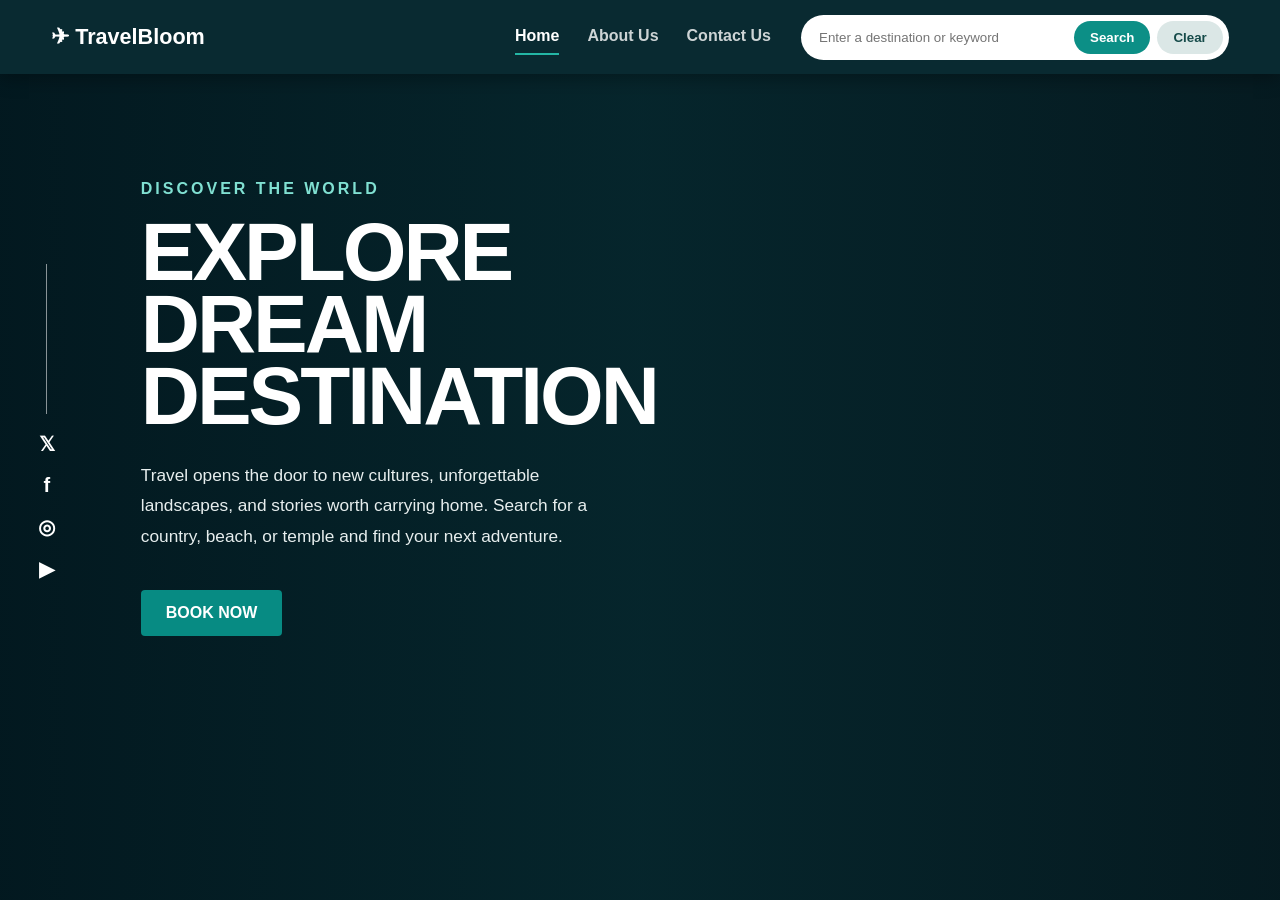
<file: index.html>
<!DOCTYPE html>
<html lang="en">
<head>
  <meta charset="UTF-8">
  <meta name="viewport" content="width=device-width, initial-scale=1.0">
  <meta name="description" content="TravelBloom - discover beaches, temples, countries, and cultural destinations around the world.">
  <title>TravelBloom | Explore Dream Destinations</title>
  <link rel="stylesheet" href="style.css">
</head>
<body>
  <header class="navbar">
    <a class="brand" href="index.html">✈ TravelBloom</a>
    <nav aria-label="Main navigation">
      <a class="active" href="index.html">Home</a>
      <a href="about.html">About Us</a>
      <a href="contact.html">Contact Us</a>
    </nav>
    <div class="search-box">
      <input id="searchInput" type="search" placeholder="Enter a destination or keyword" aria-label="Search destinations">
      <button id="searchBtn" type="button">Search</button>
      <button id="clearBtn" class="secondary" type="button">Clear</button>
    </div>
  </header>

  <main class="hero">
    <div class="overlay"></div>
    <aside class="socials" aria-label="Social media">
      <span class="line"></span>
      <a href="#" aria-label="Twitter">𝕏</a>
      <a href="#" aria-label="Facebook">f</a>
      <a href="#" aria-label="Instagram">◎</a>
      <a href="#" aria-label="YouTube">▶</a>
    </aside>

    <section class="hero-copy">
      <p class="eyebrow">Discover the world</p>
      <h1>EXPLORE<br>DREAM<br>DESTINATION</h1>
      <p class="intro">Travel opens the door to new cultures, unforgettable landscapes, and stories worth carrying home. Search for a country, beach, or temple and find your next adventure.</p>
      <a class="cta" href="#recommendations">BOOK NOW</a>
    </section>

    <section id="recommendations" class="results-panel" aria-live="polite">
      <div id="results"></div>
    </section>
  </main>

  <script src="script.js"></script>
</body>
</html>
</file>
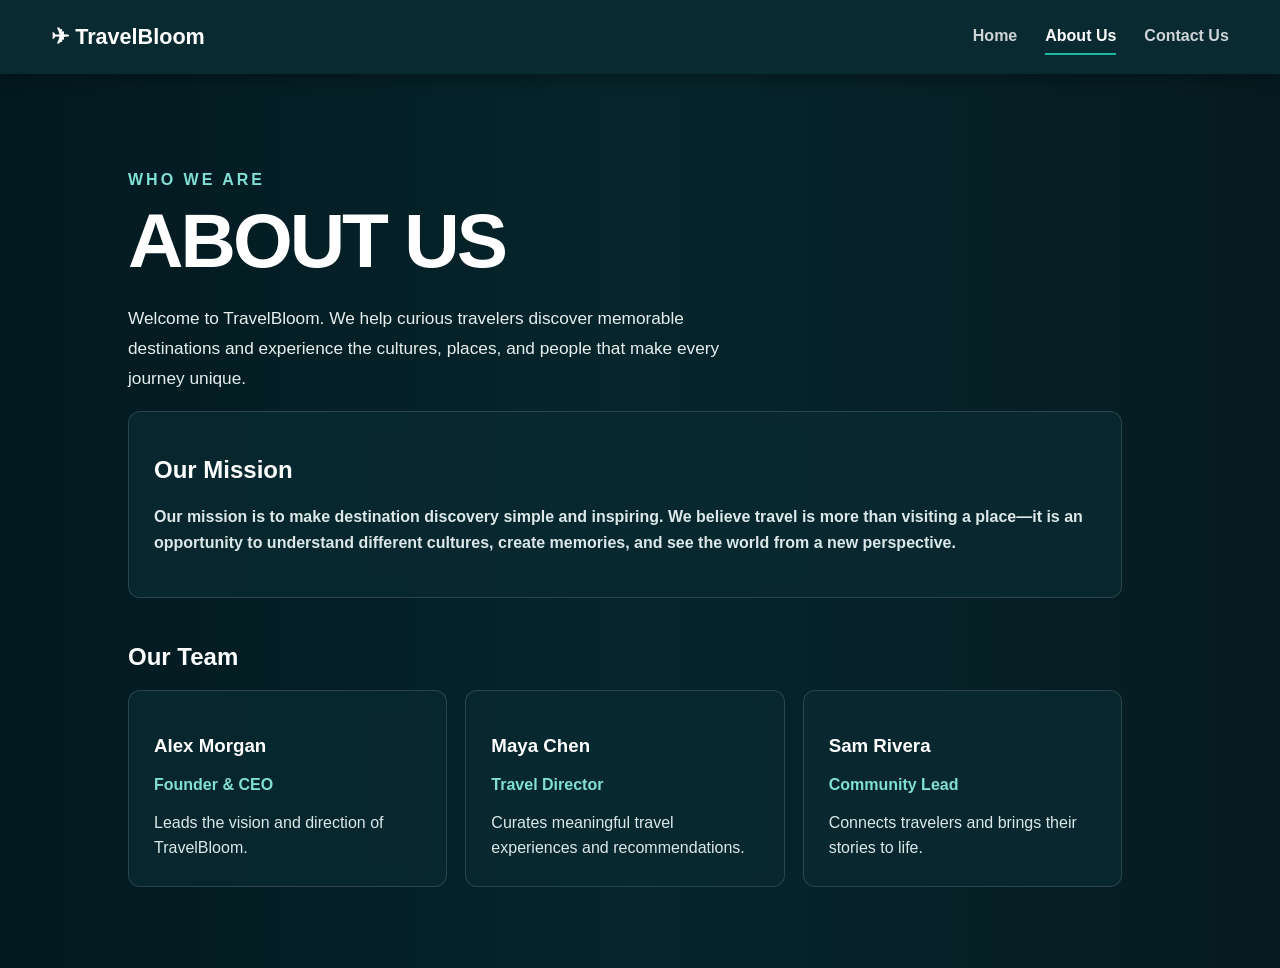
<file: about.html>
<!DOCTYPE html>
<html lang="en">
<head>
  <meta charset="UTF-8">
  <meta name="viewport" content="width=device-width, initial-scale=1.0">
  <title>About Us | TravelBloom</title>
  <link rel="stylesheet" href="style.css">
</head>
<body>
  <header class="navbar">
    <a class="brand" href="index.html">✈ TravelBloom</a>
    <nav aria-label="Main navigation">
      <a href="index.html">Home</a>
      <a class="active" href="about.html">About Us</a>
      <a href="contact.html">Contact Us</a>
    </nav>
  </header>
  <main class="inner-page">
    <div class="overlay"></div>
    <section class="page-content">
      <p class="eyebrow">Who we are</p>
      <h1>ABOUT US</h1>
      <p class="large-copy">Welcome to TravelBloom. We help curious travelers discover memorable destinations and experience the cultures, places, and people that make every journey unique.</p>
      <div class="glass-card">
        <h2>Our Mission</h2>
        <p>Our mission is to make destination discovery simple and inspiring. We believe travel is more than visiting a place—it is an opportunity to understand different cultures, create memories, and see the world from a new perspective.</p>
      </div>
      <h2 class="section-title">Our Team</h2>
      <div class="team-grid">
        <article class="glass-card"><h3>Alex Morgan</h3><p>Founder & CEO</p><span>Leads the vision and direction of TravelBloom.</span></article>
        <article class="glass-card"><h3>Maya Chen</h3><p>Travel Director</p><span>Curates meaningful travel experiences and recommendations.</span></article>
        <article class="glass-card"><h3>Sam Rivera</h3><p>Community Lead</p><span>Connects travelers and brings their stories to life.</span></article>
      </div>
    </section>
  </main>
</body>
</html>
</file>
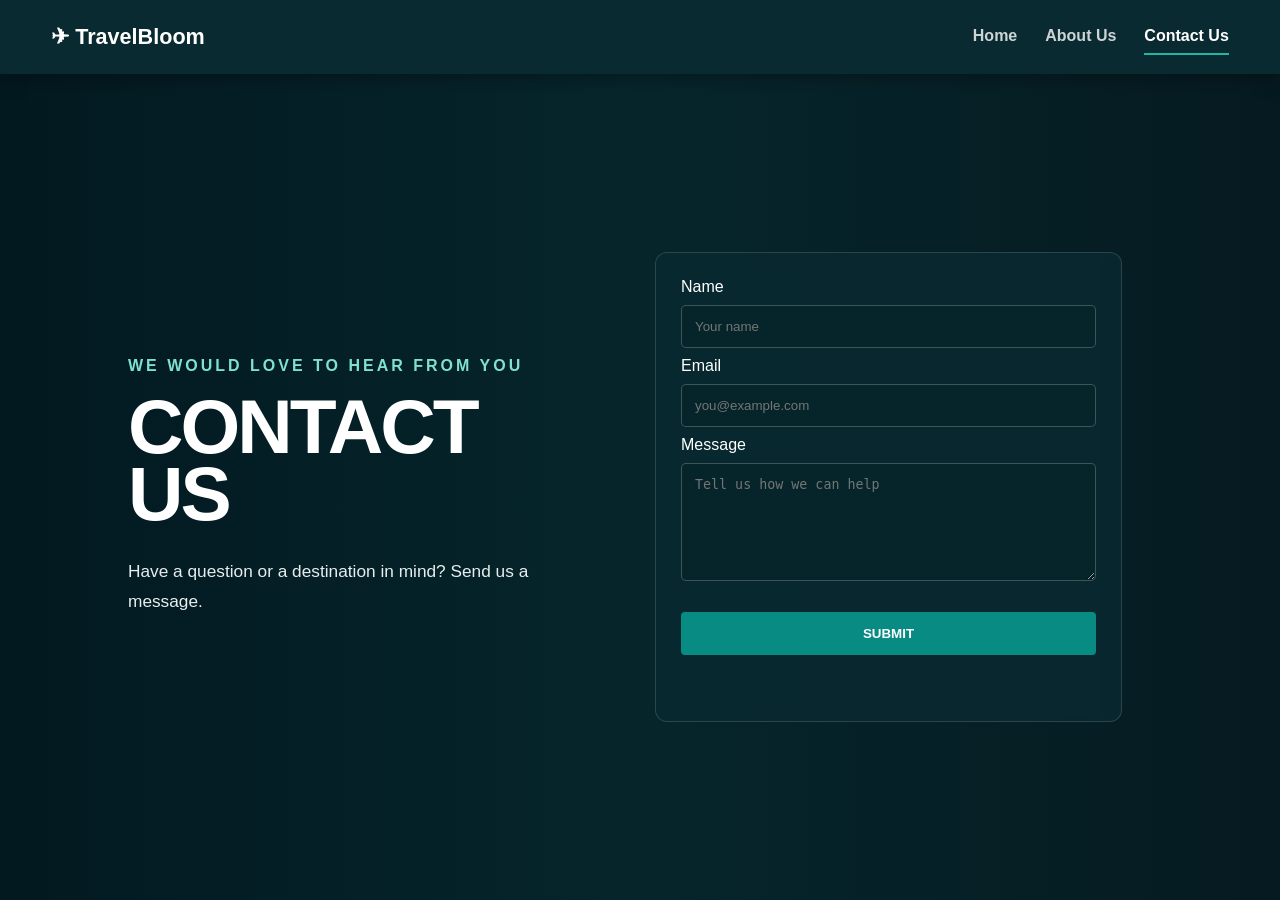
<file: contact.html>
<!DOCTYPE html>
<html lang="en">
<head>
  <meta charset="UTF-8">
  <meta name="viewport" content="width=device-width, initial-scale=1.0">
  <title>Contact Us | TravelBloom</title>
  <link rel="stylesheet" href="style.css">
</head>
<body>
  <header class="navbar">
    <a class="brand" href="index.html">✈ TravelBloom</a>
    <nav aria-label="Main navigation">
      <a href="index.html">Home</a>
      <a href="about.html">About Us</a>
      <a class="active" href="contact.html">Contact Us</a>
    </nav>
  </header>
  <main class="inner-page">
    <div class="overlay"></div>
    <section class="contact-layout">
      <div>
        <p class="eyebrow">We would love to hear from you</p>
        <h1>CONTACT US</h1>
        <p class="large-copy">Have a question or a destination in mind? Send us a message.</p>
      </div>
      <form id="contactForm" class="contact-form">
        <label for="name">Name</label>
        <input id="name" name="name" required placeholder="Your name">
        <label for="email">Email</label>
        <input id="email" name="email" type="email" required placeholder="you@example.com">
        <label for="message">Message</label>
        <textarea id="message" name="message" rows="6" required placeholder="Tell us how we can help"></textarea>
        <button class="cta" type="submit">SUBMIT</button>
        <p id="formMessage" class="form-message" aria-live="polite"></p>
      </form>
    </section>
  </main>
  <script>
    document.getElementById("contactForm").addEventListener("submit", function (event) {
      event.preventDefault();
      document.getElementById("formMessage").textContent = "Thanks! Your message has been received.";
      this.reset();
    });
  </script>
</body>
</html>
</file>
<file: style.css>
*{box-sizing:border-box}html{scroll-behavior:smooth}body{margin:0;font-family:Arial,Helvetica,sans-serif;background:#071f25;color:#fff}a{color:inherit;text-decoration:none}.navbar{min-height:74px;padding:12px 4%;display:flex;align-items:center;gap:30px;background:#092a31;position:relative;z-index:20;box-shadow:0 4px 18px #0005}.brand{font-size:1.35rem;font-weight:800;margin-right:auto}.navbar nav{display:flex;gap:28px;font-weight:700}.navbar nav a{opacity:.8;padding:8px 0}.navbar nav a:hover,.navbar nav .active{opacity:1;border-bottom:2px solid #24b6a5}.search-box{display:flex;gap:7px;background:#fff;border-radius:28px;padding:6px}.search-box input{width:260px;border:0;outline:0;padding:7px 12px;border-radius:20px;color:#123}.search-box button,.visit-btn{border:0;border-radius:20px;background:#0c8f86;color:#fff;padding:9px 16px;cursor:pointer;font-weight:700}.search-box .secondary{background:#dbe7e6;color:#164b4a}.hero,.inner-page{position:relative;min-height:calc(100vh - 74px);background-image:url('https://images.unsplash.com/photo-1500530855697-b586d89ba3ee?auto=format&fit=crop&w=1800&q=85');background-size:cover;background-position:center}.overlay{position:absolute;inset:0;background:linear-gradient(90deg,rgba(2,24,31,.9),rgba(4,45,52,.45),rgba(2,18,24,.35))}.hero-copy{position:relative;z-index:2;width:min(610px,78%);padding:10vh 0 80px 11%}.eyebrow{text-transform:uppercase;letter-spacing:3px;color:#80e0d2;font-weight:700}.hero h1,.page-content h1,.contact-layout h1{font-size:clamp(3rem,6.4vw,6.5rem);line-height:.88;margin:18px 0 28px;letter-spacing:-3px}.intro,.large-copy{font-size:1.08rem;line-height:1.75;color:#e7eeee;max-width:650px}.cta{display:inline-block;margin-top:22px;border:0;border-radius:4px;background:#078b83;color:#fff;padding:14px 25px;font-weight:800;cursor:pointer}.socials{position:absolute;z-index:3;left:3%;top:23%;display:flex;flex-direction:column;align-items:center;gap:18px}.socials .line{height:150px;width:1px;background:#fff8}.socials a{font-weight:800;font-size:1.25rem}.results-panel{position:absolute;z-index:5;right:4%;top:35px;width:min(430px,36vw);max-height:calc(100vh - 120px);overflow:auto}.recommendation-card{background:#fff;color:#1c2b30;border-radius:9px;overflow:hidden;margin-bottom:18px;box-shadow:0 10px 30px #0005}.recommendation-card img{display:block;width:100%;height:210px;object-fit:cover}.card-body{padding:18px}.card-body h2{margin:0 0 8px;font-size:1.3rem}.card-body p{margin:0 0 15px;line-height:1.5;color:#536166}.status{background:#fff;color:#233;padding:18px;border-radius:8px;box-shadow:0 10px 30px #0004}.status.error{color:#8a2020}.page-content,.contact-layout{position:relative;z-index:2;padding:9vh 10%;max-width:1250px}.page-content h1,.contact-layout h1{font-size:clamp(3rem,6vw,5.5rem)}.glass-card,.contact-form{background:#092a31cc;border:1px solid #ffffff24;backdrop-filter:blur(8px);padding:25px;border-radius:12px}.section-title{margin-top:45px}.team-grid{display:grid;grid-template-columns:repeat(3,1fr);gap:18px}.glass-card p{color:#80e0d2;font-weight:700}.glass-card span,.glass-card>p:last-child{color:#dce8e8;line-height:1.6}.contact-layout{display:grid;grid-template-columns:1fr 1fr;gap:60px;align-items:center;min-height:calc(100vh - 74px)}.contact-form{display:flex;flex-direction:column;gap:9px}.contact-form input,.contact-form textarea{width:100%;padding:13px;border:1px solid #ffffff38;border-radius:5px;background:#06262ccc;color:#fff;outline:0}.contact-form input:focus,.contact-form textarea:focus{border-color:#80e0d2}.form-message{color:#80e0d2}@media(max-width:1000px){.navbar{flex-wrap:wrap}.navbar nav{order:2;width:100%;justify-content:center}.search-box{margin-left:auto}.hero{min-height:1100px}.hero-copy{width:85%}.results-panel{position:relative;right:auto;top:auto;margin:0 auto 50px;width:78%;max-height:none}.team-grid{grid-template-columns:1fr}.contact-layout{grid-template-columns:1fr;padding-top:70px;padding-bottom:70px}}@media(max-width:650px){.navbar{padding:14px 18px}.brand{width:100%}.navbar nav{gap:16px;font-size:.9rem}.search-box{width:100%;border-radius:12px;flex-wrap:wrap}.search-box input{width:100%}.hero-copy{padding-left:18%;width:96%}.hero h1{font-size:3.2rem}.socials{left:5%}.results-panel{width:90%}.contact-layout,.page-content{padding-left:7%;padding-right:7%}}
</file>
